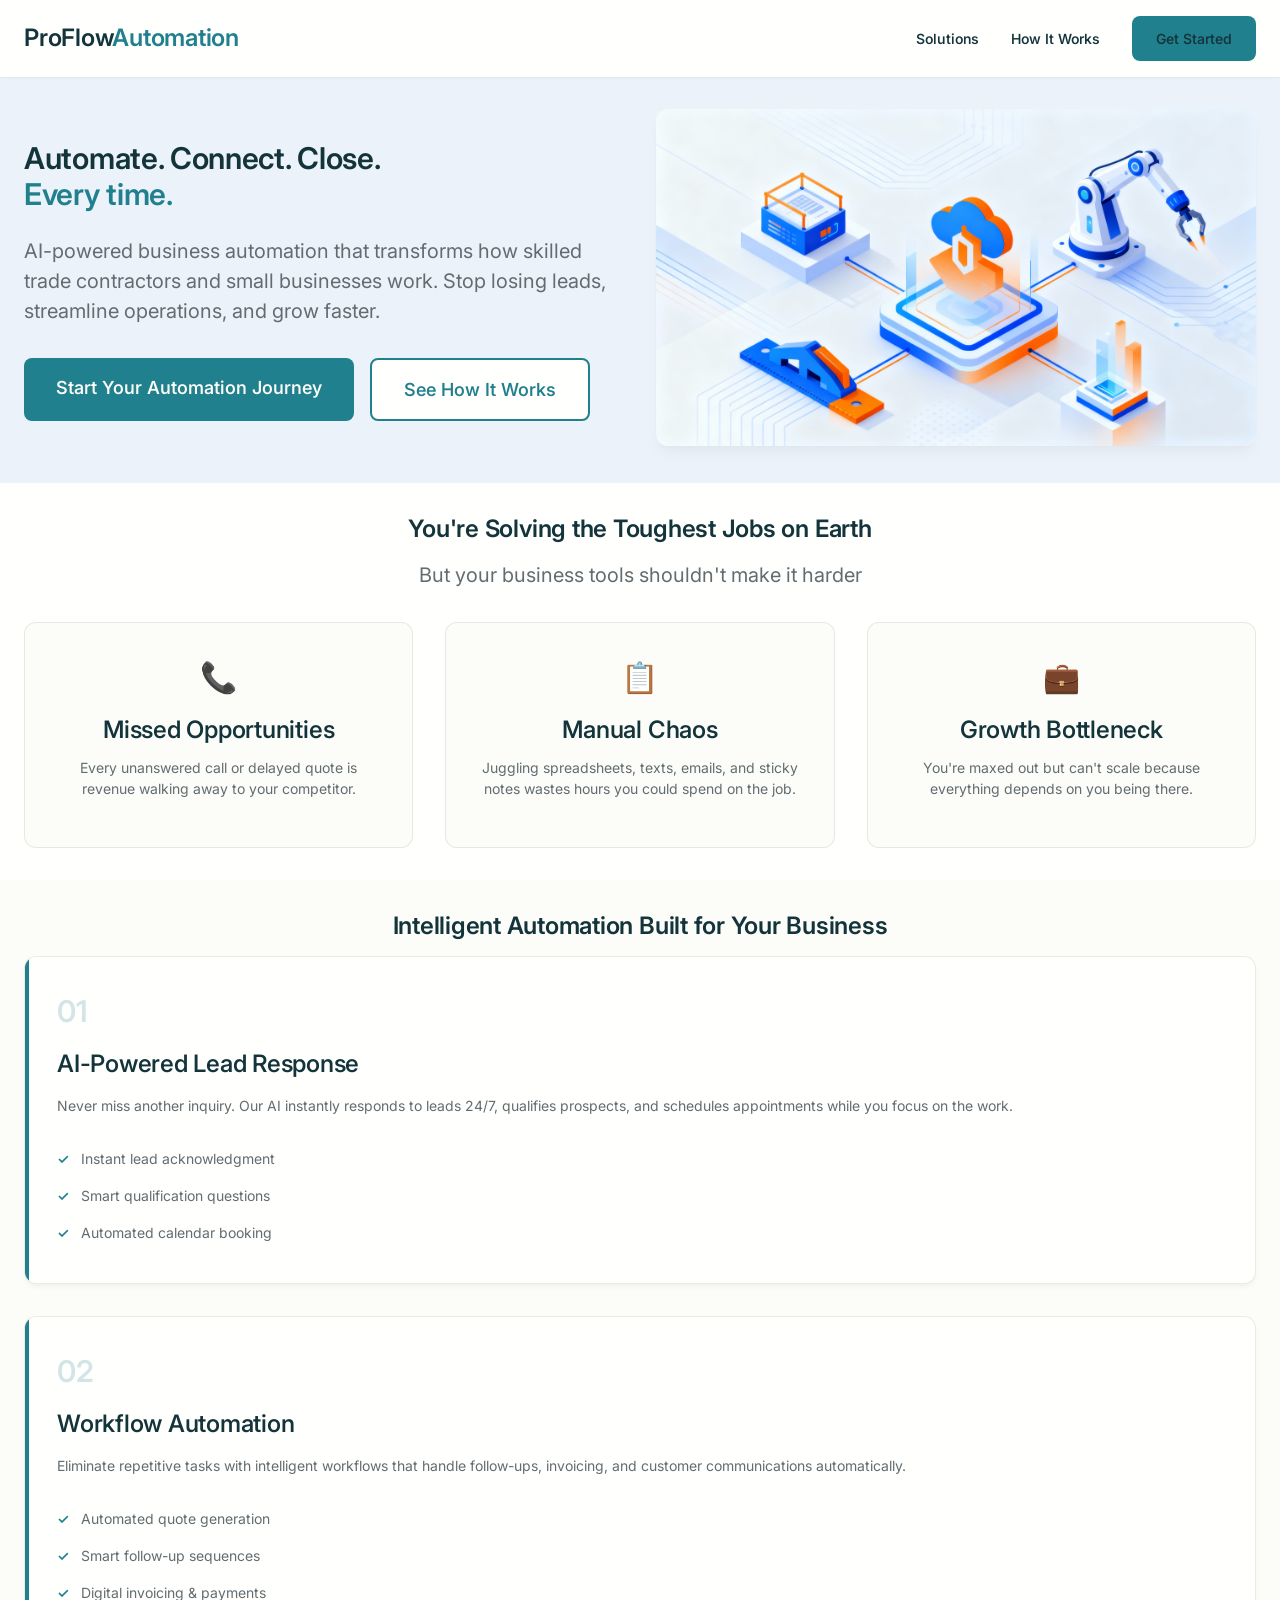
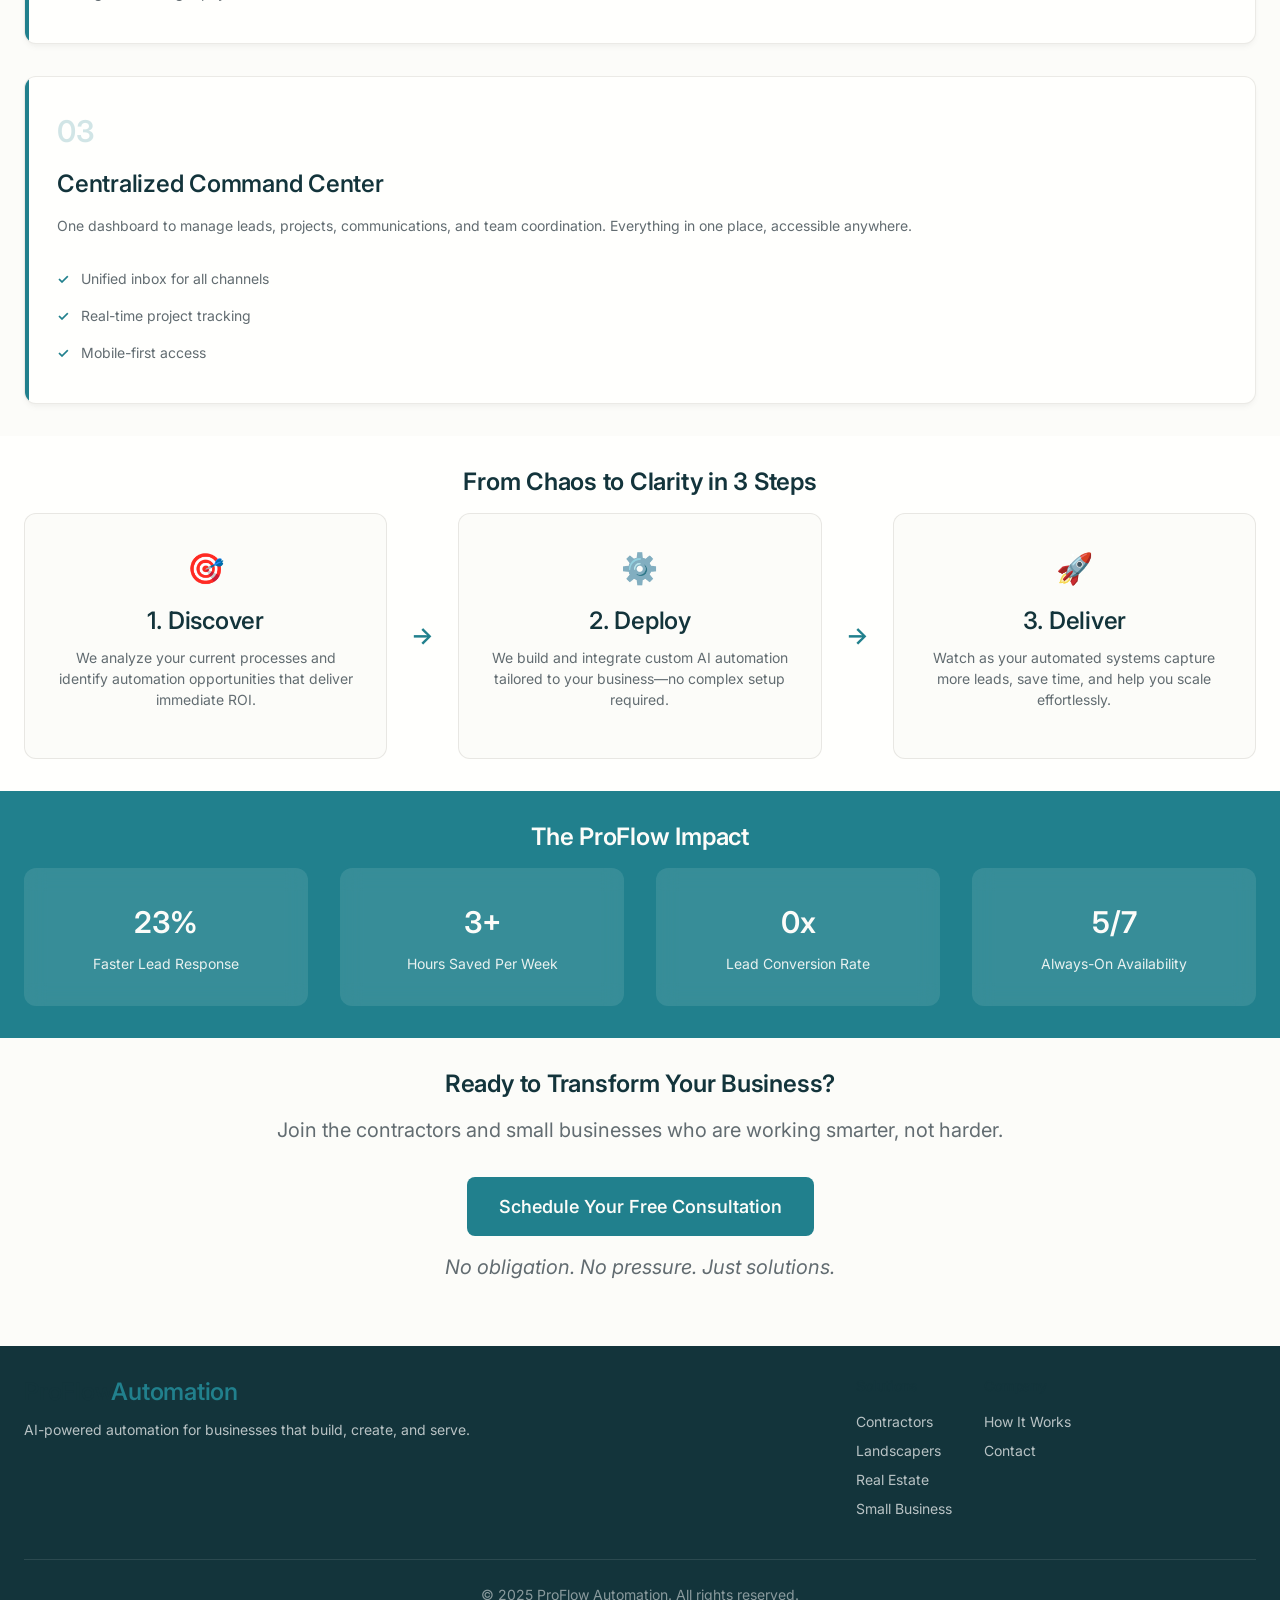
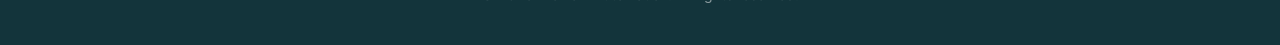
<file: index.html>
<!DOCTYPE html>
<html lang="en">
<head>
    <meta charset="UTF-8">
    <meta name="viewport" content="width=device-width, initial-scale=1.0">
    <meta name="description" content="ProFlow Automation - AI-powered business automation for skilled trade contractors and small businesses. Automate - Connect - Close Every time.">
    <title>ProFlow Automation | AI-Powered Business Solutions</title>
    <link rel="stylesheet" href="CSS/styles.css">
    <link rel="preconnect" href="https://fonts.googleapis.com">
    <link rel="preconnect" href="https://fonts.gstatic.com" crossorigin>
    <link href="https://fonts.googleapis.com/css2?family=Inter:wght@400;600;700;800&display=swap" rel="stylesheet">
</head>
<body>
    <!-- Navigation -->
    <nav class="navbar">
        <div class="container">
            <div class="nav-wrapper">
                <div class="logo">
                    <h1>ProFlow<span class="highlight">Automation</span></h1>
                </div>
                <div class="nav-links">
                    <a href="#solutions">Solutions</a>
                    <a href="#how-it-works">How It Works</a>
                    <a href="#contact" class="btn-primary">Get Started</a>
                </div>
            </div>
        </div>
    </nav>

    <!-- Hero Section -->
    <section class="hero">
        <div class="container">
            <div class="hero-content">
                <div class="hero-text">
                    <h2 class="hero-title">Automate. Connect. Close.<br><span class="highlight">Every time.</span></h2>
                    <p class="hero-subtitle">AI-powered business automation that transforms how skilled trade contractors and small businesses work. Stop losing leads, streamline operations, and grow faster.</p>
                    <div class="hero-cta">
                        <a href="#contact" class="btn-primary btn-large">Start Your Automation Journey</a>
                        <a href="#how-it-works" class="btn-secondary btn-large">See How It Works</a>
                    </div>
                </div>
                <div class="hero-image">
                    <img src="images/proflow-hero.png" alt="ProFlow Automation Dashboard">
                </div>
            </div>
        </div>
    </section>

    <!-- Problem Section -->
    <section class="problem-section">
        <div class="container">
            <h2 class="section-title">You're Solving the Toughest Jobs on Earth</h2>
            <p class="section-subtitle">But your business tools shouldn't make it harder</p>
            <div class="problem-grid">
                <div class="problem-card">
                    <div class="problem-icon">📞</div>
                    <h3>Missed Opportunities</h3>
                    <p>Every unanswered call or delayed quote is revenue walking away to your competitor.</p>
                </div>
                <div class="problem-card">
                    <div class="problem-icon">📋</div>
                    <h3>Manual Chaos</h3>
                    <p>Juggling spreadsheets, texts, emails, and sticky notes wastes hours you could spend on the job.</p>
                </div>
                <div class="problem-card">
                    <div class="problem-icon">💼</div>
                    <h3>Growth Bottleneck</h3>
                    <p>You're maxed out but can't scale because everything depends on you being there.</p>
                </div>
            </div>
        </div>
    </section>

    <!-- Solutions Section -->
    <section id="solutions" class="solutions-section">
        <div class="container">
            <h2 class="section-title">Intelligent Automation Built for Your Business</h2>
            <div class="solutions-grid">
                <div class="solution-card">
                    <div class="solution-number">01</div>
                    <h3>AI-Powered Lead Response</h3>
                    <p>Never miss another inquiry. Our AI instantly responds to leads 24/7, qualifies prospects, and schedules appointments while you focus on the work.</p>
                    <ul class="solution-features">
                        <li>Instant lead acknowledgment</li>
                        <li>Smart qualification questions</li>
                        <li>Automated calendar booking</li>
                    </ul>
                </div>
                <div class="solution-card">
                    <div class="solution-number">02</div>
                    <h3>Workflow Automation</h3>
                    <p>Eliminate repetitive tasks with intelligent workflows that handle follow-ups, invoicing, and customer communications automatically.</p>
                    <ul class="solution-features">
                        <li>Automated quote generation</li>
                        <li>Smart follow-up sequences</li>
                        <li>Digital invoicing & payments</li>
                    </ul>
                </div>
                <div class="solution-card">
                    <div class="solution-number">03</div>
                    <h3>Centralized Command Center</h3>
                    <p>One dashboard to manage leads, projects, communications, and team coordination. Everything in one place, accessible anywhere.</p>
                    <ul class="solution-features">
                        <li>Unified inbox for all channels</li>
                        <li>Real-time project tracking</li>
                        <li>Mobile-first access</li>
                    </ul>
                </div>
            </div>
        </div>
    </section>

    <!-- How It Works -->
    <section id="how-it-works" class="how-it-works">
        <div class="container">
            <h2 class="section-title">From Chaos to Clarity in 3 Steps</h2>
            <div class="steps-grid">
                <div class="step">
                    <div class="step-icon">🎯</div>
                    <h3>1. Discover</h3>
                    <p>We analyze your current processes and identify automation opportunities that deliver immediate ROI.</p>
                </div>
                <div class="step-arrow">→</div>
                <div class="step">
                    <div class="step-icon">⚙️</div>
                    <h3>2. Deploy</h3>
                    <p>We build and integrate custom AI automation tailored to your business—no complex setup required.</p>
                </div>
                <div class="step-arrow">→</div>
                <div class="step">
                    <div class="step-icon">🚀</div>
                    <h3>3. Deliver</h3>
                    <p>Watch as your automated systems capture more leads, save time, and help you scale effortlessly.</p>
                </div>
            </div>
        </div>
    </section>

    <!-- Results Section -->
    <section class="results-section">
        <div class="container">
            <h2 class="section-title">The ProFlow Impact</h2>
            <div class="stats-grid">
                <div class="stat-card">
                    <div class="stat-number">95%</div>
                    <div class="stat-label">Faster Lead Response</div>
                </div>
                <div class="stat-card">
                    <div class="stat-number">15+</div>
                    <div class="stat-label">Hours Saved Per Week</div>
                </div>
                <div class="stat-card">
                    <div class="stat-number">3x</div>
                    <div class="stat-label">Lead Conversion Rate</div>
                </div>
                <div class="stat-card">
                    <div class="stat-number">24/7</div>
                    <div class="stat-label">Always-On Availability</div>
                </div>
            </div>
        </div>
    </section>

    <!-- CTA Section -->
    <section id="contact" class="cta-section">
        <div class="container">
            <div class="cta-content">
                <h2>Ready to Transform Your Business?</h2>
                <p>Join the contractors and small businesses who are working smarter, not harder.</p>
                <a href="mailto:byronmstewart@gmail.com?subject=ProFlow Automation Inquiry" class="btn-primary btn-large">Schedule Your Free Consultation</a>
                <p class="cta-note">No obligation. No pressure. Just solutions.</p>
            </div>
        </div>
    </section>

    <!-- Footer -->
    <footer class="footer">
        <div class="container">
            <div class="footer-content">
                <div class="footer-brand">
                    <h3>ProFlow<span class="highlight">Automation</span></h3>
                    <p>AI-powered automation for businesses that build, create, and serve.</p>
                </div>
                <div class="footer-links">
                    <div class="footer-column">
                        <h4>Solutions</h4>
                        <ul>
                            <li><a href="#solutions">Contractors</a></li>
                            <li><a href="#solutions">Landscapers</a></li>
                            <li><a href="#solutions">Real Estate</a></li>
                            <li><a href="#solutions">Small Business</a></li>
                        </ul>
                    </div>
                    <div class="footer-column">
                        <h4>Company</h4>
                        <ul>
                            <li><a href="#how-it-works">How It Works</a></li>
                            <li><a href="#contact">Contact</a></li>
                        </ul>
                    </div>
                </div>
            </div>
            <div class="footer-bottom">
                <p>&copy; 2025 ProFlow Automation. All rights reserved.</p>
            </div>
        </div>
    </footer>

    <script src="Admin/script.js"></script>
</body>
</html>
</file>
<file: CSS/styles.css>
:root {
  /* Primitive Color Tokens */
  --color-white: rgba(255, 255, 255, 1);
  --color-black: rgba(0, 0, 0, 1);
  --color-cream-50: rgba(252, 252, 249, 1);
  --color-cream-100: rgba(255, 255, 253, 1);
  --color-gray-200: rgba(245, 245, 245, 1);
  --color-gray-300: rgba(167, 169, 169, 1);
  --color-gray-400: rgba(119, 124, 124, 1);
  --color-slate-500: rgba(98, 108, 113, 1);
  --color-brown-600: rgba(94, 82, 64, 1);
  --color-charcoal-700: rgba(31, 33, 33, 1);
  --color-charcoal-800: rgba(38, 40, 40, 1);
  --color-slate-900: rgba(19, 52, 59, 1);
  --color-teal-300: rgba(50, 184, 198, 1);
  --color-teal-400: rgba(45, 166, 178, 1);
  --color-teal-500: rgba(33, 128, 141, 1);
  --color-teal-600: rgba(29, 116, 128, 1);
  --color-teal-700: rgba(26, 104, 115, 1);
  --color-teal-800: rgba(41, 150, 161, 1);
  --color-red-400: rgba(255, 84, 89, 1);
  --color-red-500: rgba(192, 21, 47, 1);
  --color-orange-400: rgba(230, 129, 97, 1);
  --color-orange-500: rgba(168, 75, 47, 1);

  /* RGB versions for opacity control */
  --color-brown-600-rgb: 94, 82, 64;
  --color-teal-500-rgb: 33, 128, 141;
  --color-slate-900-rgb: 19, 52, 59;
  --color-slate-500-rgb: 98, 108, 113;
  --color-red-500-rgb: 192, 21, 47;
  --color-red-400-rgb: 255, 84, 89;
  --color-orange-500-rgb: 168, 75, 47;
  --color-orange-400-rgb: 230, 129, 97;

  /* Background color tokens (Light Mode) */
  --color-bg-1: rgba(59, 130, 246, 0.08); /* Light blue */
  --color-bg-2: rgba(245, 158, 11, 0.08); /* Light yellow */
  --color-bg-3: rgba(34, 197, 94, 0.08); /* Light green */
  --color-bg-4: rgba(239, 68, 68, 0.08); /* Light red */
  --color-bg-5: rgba(147, 51, 234, 0.08); /* Light purple */
  --color-bg-6: rgba(249, 115, 22, 0.08); /* Light orange */
  --color-bg-7: rgba(236, 72, 153, 0.08); /* Light pink */
  --color-bg-8: rgba(6, 182, 212, 0.08); /* Light cyan */

  /* Semantic Color Tokens (Light Mode) */
  --color-background: var(--color-cream-50);
  --color-surface: var(--color-cream-100);
  --color-text: var(--color-slate-900);
  --color-text-secondary: var(--color-slate-500);
  --color-primary: var(--color-teal-500);
  --color-primary-hover: var(--color-teal-600);
  --color-primary-active: var(--color-teal-700);
  --color-secondary: rgba(var(--color-brown-600-rgb), 0.12);
  --color-secondary-hover: rgba(var(--color-brown-600-rgb), 0.2);
  --color-secondary-active: rgba(var(--color-brown-600-rgb), 0.25);
  --color-border: rgba(var(--color-brown-600-rgb), 0.2);
  --color-btn-primary-text: var(--color-cream-50);
  --color-card-border: rgba(var(--color-brown-600-rgb), 0.12);
  --color-card-border-inner: rgba(var(--color-brown-600-rgb), 0.12);
  --color-error: var(--color-red-500);
  --color-success: var(--color-teal-500);
  --color-warning: var(--color-orange-500);
  --color-info: var(--color-slate-500);
  --color-focus-ring: rgba(var(--color-teal-500-rgb), 0.4);
  --color-select-caret: rgba(var(--color-slate-900-rgb), 0.8);

  /* Common style patterns */
  --focus-ring: 0 0 0 3px var(--color-focus-ring);
  --focus-outline: 2px solid var(--color-primary);
  --status-bg-opacity: 0.15;
  --status-border-opacity: 0.25;
  --select-caret-light: url("data:image/svg+xml,%3Csvg xmlns='http://www.w3.org/2000/svg' width='16' height='16' viewBox='0 0 24 24' fill='none' stroke='%23134252' stroke-width='2' stroke-linecap='round' stroke-linejoin='round'%3E%3Cpolyline points='6 9 12 15 18 9'%3E%3C/polyline%3E%3C/svg%3E");
  --select-caret-dark: url("data:image/svg+xml,%3Csvg xmlns='http://www.w3.org/2000/svg' width='16' height='16' viewBox='0 0 24 24' fill='none' stroke='%23f5f5f5' stroke-width='2' stroke-linecap='round' stroke-linejoin='round'%3E%3Cpolyline points='6 9 12 15 18 9'%3E%3C/polyline%3E%3C/svg%3E");

  /* RGB versions for opacity control */
  --color-success-rgb: 33, 128, 141;
  --color-error-rgb: 192, 21, 47;
  --color-warning-rgb: 168, 75, 47;
  --color-info-rgb: 98, 108, 113;

  /* Typography */
  --font-family-base: "FKGroteskNeue", "Geist", "Inter", -apple-system,
    BlinkMacSystemFont, "Segoe UI", Roboto, sans-serif;
  --font-family-mono: "Berkeley Mono", ui-monospace, SFMono-Regular, Menlo,
    Monaco, Consolas, monospace;
  --font-size-xs: 11px;
  --font-size-sm: 12px;
  --font-size-base: 14px;
  --font-size-md: 14px;
  --font-size-lg: 16px;
  --font-size-xl: 18px;
  --font-size-2xl: 20px;
  --font-size-3xl: 24px;
  --font-size-4xl: 30px;
  --font-weight-normal: 400;
  --font-weight-medium: 500;
  --font-weight-semibold: 550;
  --font-weight-bold: 600;
  --line-height-tight: 1.2;
  --line-height-normal: 1.5;
  --letter-spacing-tight: -0.01em;

  /* Spacing */
  --space-0: 0;
  --space-1: 1px;
  --space-2: 2px;
  --space-4: 4px;
  --space-6: 6px;
  --space-8: 8px;
  --space-10: 10px;
  --space-12: 12px;
  --space-16: 16px;
  --space-20: 20px;
  --space-24: 24px;
  --space-32: 32px;

  /* Border Radius */
  --radius-sm: 6px;
  --radius-base: 8px;
  --radius-md: 10px;
  --radius-lg: 12px;
  --radius-full: 9999px;

  /* Shadows */
  --shadow-xs: 0 1px 2px rgba(0, 0, 0, 0.02);
  --shadow-sm: 0 1px 3px rgba(0, 0, 0, 0.04), 0 1px 2px rgba(0, 0, 0, 0.02);
  --shadow-md: 0 4px 6px -1px rgba(0, 0, 0, 0.04),
    0 2px 4px -1px rgba(0, 0, 0, 0.02);
  --shadow-lg: 0 10px 15px -3px rgba(0, 0, 0, 0.04),
    0 4px 6px -2px rgba(0, 0, 0, 0.02);
  --shadow-inset-sm: inset 0 1px 0 rgba(255, 255, 255, 0.15),
    inset 0 -1px 0 rgba(0, 0, 0, 0.03);

  /* Animation */
  --duration-fast: 150ms;
  --duration-normal: 250ms;
  --ease-standard: cubic-bezier(0.16, 1, 0.3, 1);

  /* Layout */
  --container-sm: 640px;
  --container-md: 768px;
  --container-lg: 1024px;
  --container-xl: 1280px;
}

/* Dark mode colors */
@media (prefers-color-scheme: dark) {
  :root {
    /* RGB versions for opacity control (Dark Mode) */
    --color-gray-400-rgb: 119, 124, 124;
    --color-teal-300-rgb: 50, 184, 198;
    --color-gray-300-rgb: 167, 169, 169;
    --color-gray-200-rgb: 245, 245, 245;

    /* Background color tokens (Dark Mode) */
    --color-bg-1: rgba(29, 78, 216, 0.15); /* Dark blue */
    --color-bg-2: rgba(180, 83, 9, 0.15); /* Dark yellow */
    --color-bg-3: rgba(21, 128, 61, 0.15); /* Dark green */
    --color-bg-4: rgba(185, 28, 28, 0.15); /* Dark red */
    --color-bg-5: rgba(107, 33, 168, 0.15); /* Dark purple */
    --color-bg-6: rgba(194, 65, 12, 0.15); /* Dark orange */
    --color-bg-7: rgba(190, 24, 93, 0.15); /* Dark pink */
    --color-bg-8: rgba(8, 145, 178, 0.15); /* Dark cyan */

    /* Semantic Color Tokens (Dark Mode) */
    --color-background: var(--color-charcoal-700);
    --color-surface: var(--color-charcoal-800);
    --color-text: var(--color-gray-200);
    --color-text-secondary: rgba(var(--color-gray-300-rgb), 0.7);
    --color-primary: var(--color-teal-300);
    --color-primary-hover: var(--color-teal-400);
    --color-primary-active: var(--color-teal-800);
    --color-secondary: rgba(var(--color-gray-400-rgb), 0.15);
    --color-secondary-hover: rgba(var(--color-gray-400-rgb), 0.25);
    --color-secondary-active: rgba(var(--color-gray-400-rgb), 0.3);
    --color-border: rgba(var(--color-gray-400-rgb), 0.3);
    --color-error: var(--color-red-400);
    --color-success: var(--color-teal-300);
    --color-warning: var(--color-orange-400);
    --color-info: var(--color-gray-300);
    --color-focus-ring: rgba(var(--color-teal-300-rgb), 0.4);
    --color-btn-primary-text: var(--color-slate-900);
    --color-card-border: rgba(var(--color-gray-400-rgb), 0.2);
    --color-card-border-inner: rgba(var(--color-gray-400-rgb), 0.15);
    --shadow-inset-sm: inset 0 1px 0 rgba(255, 255, 255, 0.1),
      inset 0 -1px 0 rgba(0, 0, 0, 0.15);
    --button-border-secondary: rgba(var(--color-gray-400-rgb), 0.2);
    --color-border-secondary: rgba(var(--color-gray-400-rgb), 0.2);
    --color-select-caret: rgba(var(--color-gray-200-rgb), 0.8);

    /* Common style patterns - updated for dark mode */
    --focus-ring: 0 0 0 3px var(--color-focus-ring);
    --focus-outline: 2px solid var(--color-primary);
    --status-bg-opacity: 0.15;
    --status-border-opacity: 0.25;
    --select-caret-light: url("data:image/svg+xml,%3Csvg xmlns='http://www.w3.org/2000/svg' width='16' height='16' viewBox='0 0 24 24' fill='none' stroke='%23134252' stroke-width='2' stroke-linecap='round' stroke-linejoin='round'%3E%3Cpolyline points='6 9 12 15 18 9'%3E%3C/polyline%3E%3C/svg%3E");
    --select-caret-dark: url("data:image/svg+xml,%3Csvg xmlns='http://www.w3.org/2000/svg' width='16' height='16' viewBox='0 0 24 24' fill='none' stroke='%23f5f5f5' stroke-width='2' stroke-linecap='round' stroke-linejoin='round'%3E%3Cpolyline points='6 9 12 15 18 9'%3E%3C/polyline%3E%3C/svg%3E");

    /* RGB versions for dark mode */
    --color-success-rgb: var(--color-teal-300-rgb);
    --color-error-rgb: var(--color-red-400-rgb);
    --color-warning-rgb: var(--color-orange-400-rgb);
    --color-info-rgb: var(--color-gray-300-rgb);
  }
}

/* Data attribute for manual theme switching */
[data-color-scheme="dark"] {
  /* RGB versions for opacity control (dark mode) */
  --color-gray-400-rgb: 119, 124, 124;
  --color-teal-300-rgb: 50, 184, 198;
  --color-gray-300-rgb: 167, 169, 169;
  --color-gray-200-rgb: 245, 245, 245;

  /* Colorful background palette - Dark Mode */
  --color-bg-1: rgba(29, 78, 216, 0.15); /* Dark blue */
  --color-bg-2: rgba(180, 83, 9, 0.15); /* Dark yellow */
  --color-bg-3: rgba(21, 128, 61, 0.15); /* Dark green */
  --color-bg-4: rgba(185, 28, 28, 0.15); /* Dark red */
  --color-bg-5: rgba(107, 33, 168, 0.15); /* Dark purple */
  --color-bg-6: rgba(194, 65, 12, 0.15); /* Dark orange */
  --color-bg-7: rgba(190, 24, 93, 0.15); /* Dark pink */
  --color-bg-8: rgba(8, 145, 178, 0.15); /* Dark cyan */

  /* Semantic Color Tokens (Dark Mode) */
  --color-background: var(--color-charcoal-700);
  --color-surface: var(--color-charcoal-800);
  --color-text: var(--color-gray-200);
  --color-text-secondary: rgba(var(--color-gray-300-rgb), 0.7);
  --color-primary: var(--color-teal-300);
  --color-primary-hover: var(--color-teal-400);
  --color-primary-active: var(--color-teal-800);
  --color-secondary: rgba(var(--color-gray-400-rgb), 0.15);
  --color-secondary-hover: rgba(var(--color-gray-400-rgb), 0.25);
  --color-secondary-active: rgba(var(--color-gray-400-rgb), 0.3);
  --color-border: rgba(var(--color-gray-400-rgb), 0.3);
  --color-error: var(--color-red-400);
  --color-success: var(--color-teal-300);
  --color-warning: var(--color-orange-400);
  --color-info: var(--color-gray-300);
  --color-focus-ring: rgba(var(--color-teal-300-rgb), 0.4);
  --color-btn-primary-text: var(--color-slate-900);
  --color-card-border: rgba(var(--color-gray-400-rgb), 0.15);
  --color-card-border-inner: rgba(var(--color-gray-400-rgb), 0.15);
  --shadow-inset-sm: inset 0 1px 0 rgba(255, 255, 255, 0.1),
    inset 0 -1px 0 rgba(0, 0, 0, 0.15);
  --color-border-secondary: rgba(var(--color-gray-400-rgb), 0.2);
  --color-select-caret: rgba(var(--color-gray-200-rgb), 0.8);

  /* Common style patterns - updated for dark mode */
  --focus-ring: 0 0 0 3px var(--color-focus-ring);
  --focus-outline: 2px solid var(--color-primary);
  --status-bg-opacity: 0.15;
  --status-border-opacity: 0.25;
  --select-caret-light: url("data:image/svg+xml,%3Csvg xmlns='http://www.w3.org/2000/svg' width='16' height='16' viewBox='0 0 24 24' fill='none' stroke='%23134252' stroke-width='2' stroke-linecap='round' stroke-linejoin='round'%3E%3Cpolyline points='6 9 12 15 18 9'%3E%3C/polyline%3E%3C/svg%3E");
  --select-caret-dark: url("data:image/svg+xml,%3Csvg xmlns='http://www.w3.org/2000/svg' width='16' height='16' viewBox='0 0 24 24' fill='none' stroke='%23f5f5f5' stroke-width='2' stroke-linecap='round' stroke-linejoin='round'%3E%3Cpolyline points='6 9 12 15 18 9'%3E%3C/polyline%3E%3C/svg%3E");

  /* RGB versions for dark mode */
  --color-success-rgb: var(--color-teal-300-rgb);
  --color-error-rgb: var(--color-red-400-rgb);
  --color-warning-rgb: var(--color-orange-400-rgb);
  --color-info-rgb: var(--color-gray-300-rgb);
}

[data-color-scheme="light"] {
  /* RGB versions for opacity control (light mode) */
  --color-brown-600-rgb: 94, 82, 64;
  --color-teal-500-rgb: 33, 128, 141;
  --color-slate-900-rgb: 19, 52, 59;

  /* Semantic Color Tokens (Light Mode) */
  --color-background: var(--color-cream-50);
  --color-surface: var(--color-cream-100);
  --color-text: var(--color-slate-900);
  --color-text-secondary: var(--color-slate-500);
  --color-primary: var(--color-teal-500);
  --color-primary-hover: var(--color-teal-600);
  --color-primary-active: var(--color-teal-700);
  --color-secondary: rgba(var(--color-brown-600-rgb), 0.12);
  --color-secondary-hover: rgba(var(--color-brown-600-rgb), 0.2);
  --color-secondary-active: rgba(var(--color-brown-600-rgb), 0.25);
  --color-border: rgba(var(--color-brown-600-rgb), 0.2);
  --color-btn-primary-text: var(--color-cream-50);
  --color-card-border: rgba(var(--color-brown-600-rgb), 0.12);
  --color-card-border-inner: rgba(var(--color-brown-600-rgb), 0.12);
  --color-error: var(--color-red-500);
  --color-success: var(--color-teal-500);
  --color-warning: var(--color-orange-500);
  --color-info: var(--color-slate-500);
  --color-focus-ring: rgba(var(--color-teal-500-rgb), 0.4);

  /* RGB versions for light mode */
  --color-success-rgb: var(--color-teal-500-rgb);
  --color-error-rgb: var(--color-red-500-rgb);
  --color-warning-rgb: var(--color-orange-500-rgb);
  --color-info-rgb: var(--color-slate-500-rgb);
}

/* Base styles */
html {
  font-size: var(--font-size-base);
  font-family: var(--font-family-base);
  line-height: var(--line-height-normal);
  color: var(--color-text);
  background-color: var(--color-background);
  -webkit-font-smoothing: antialiased;
  box-sizing: border-box;
}

body {
  margin: 0;
  padding: 0;
}

*,
*::before,
*::after {
  box-sizing: inherit;
}

/* Typography */
h1,
h2,
h3,
h4,
h5,
h6 {
  margin: 0;
  font-weight: var(--font-weight-semibold);
  line-height: var(--line-height-tight);
  color: var(--color-text);
  letter-spacing: var(--letter-spacing-tight);
}

h1 {
  font-size: var(--font-size-4xl);
}
h2 {
  font-size: var(--font-size-3xl);
}
h3 {
  font-size: var(--font-size-2xl);
}
h4 {
  font-size: var(--font-size-xl);
}
h5 {
  font-size: var(--font-size-lg);
}
h6 {
  font-size: var(--font-size-md);
}

p {
  margin: 0 0 var(--space-16) 0;
}

a {
  color: var(--color-primary);
  text-decoration: none;
  transition: color var(--duration-fast) var(--ease-standard);
}

a:hover {
  color: var(--color-primary-hover);
}

code,
pre {
  font-family: var(--font-family-mono);
  font-size: calc(var(--font-size-base) * 0.95);
  background-color: var(--color-secondary);
  border-radius: var(--radius-sm);
}

code {
  padding: var(--space-1) var(--space-4);
}

pre {
  padding: var(--space-16);
  margin: var(--space-16) 0;
  overflow: auto;
  border: 1px solid var(--color-border);
}

pre code {
  background: none;
  padding: 0;
}

/* Buttons */
.btn {
  display: inline-flex;
  align-items: center;
  justify-content: center;
  padding: var(--space-8) var(--space-16);
  border-radius: var(--radius-base);
  font-size: var(--font-size-base);
  font-weight: 500;
  line-height: 1.5;
  cursor: pointer;
  transition: all var(--duration-normal) var(--ease-standard);
  border: none;
  text-decoration: none;
  position: relative;
}

.btn:focus-visible {
  outline: none;
  box-shadow: var(--focus-ring);
}

.btn--primary {
  background: var(--color-primary);
  color: var(--color-btn-primary-text);
}

.btn--primary:hover {
  background: var(--color-primary-hover);
}

.btn--primary:active {
  background: var(--color-primary-active);
}

.btn--secondary {
  background: var(--color-secondary);
  color: var(--color-text);
}

.btn--secondary:hover {
  background: var(--color-secondary-hover);
}

.btn--secondary:active {
  background: var(--color-secondary-active);
}

.btn--outline {
  background: transparent;
  border: 1px solid var(--color-border);
  color: var(--color-text);
}

.btn--outline:hover {
  background: var(--color-secondary);
}

.btn--sm {
  padding: var(--space-4) var(--space-12);
  font-size: var(--font-size-sm);
  border-radius: var(--radius-sm);
}

.btn--lg {
  padding: var(--space-10) var(--space-20);
  font-size: var(--font-size-lg);
  border-radius: var(--radius-md);
}

.btn--full-width {
  width: 100%;
}

.btn:disabled {
  opacity: 0.5;
  cursor: not-allowed;
}

/* Form elements */
.form-control {
  display: block;
  width: 100%;
  padding: var(--space-8) var(--space-12);
  font-size: var(--font-size-md);
  line-height: 1.5;
  color: var(--color-text);
  background-color: var(--color-surface);
  border: 1px solid var(--color-border);
  border-radius: var(--radius-base);
  transition: border-color var(--duration-fast) var(--ease-standard),
    box-shadow var(--duration-fast) var(--ease-standard);
}

textarea.form-control {
  font-family: var(--font-family-base);
  font-size: var(--font-size-base);
}

select.form-control {
  padding: var(--space-8) var(--space-12);
  -webkit-appearance: none;
  -moz-appearance: none;
  appearance: none;
  background-image: var(--select-caret-light);
  background-repeat: no-repeat;
  background-position: right var(--space-12) center;
  background-size: 16px;
  padding-right: var(--space-32);
}

/* Add a dark mode specific caret */
@media (prefers-color-scheme: dark) {
  select.form-control {
    background-image: var(--select-caret-dark);
  }
}

/* Also handle data-color-scheme */
[data-color-scheme="dark"] select.form-control {
  background-image: var(--select-caret-dark);
}

[data-color-scheme="light"] select.form-control {
  background-image: var(--select-caret-light);
}

.form-control:focus {
  border-color: var(--color-primary);
  outline: var(--focus-outline);
}

.form-label {
  display: block;
  margin-bottom: var(--space-8);
  font-weight: var(--font-weight-medium);
  font-size: var(--font-size-sm);
}

.form-group {
  margin-bottom: var(--space-16);
}

/* Card component */
.card {
  background-color: var(--color-surface);
  border-radius: var(--radius-lg);
  border: 1px solid var(--color-card-border);
  box-shadow: var(--shadow-sm);
  overflow: hidden;
  transition: box-shadow var(--duration-normal) var(--ease-standard);
}

.card:hover {
  box-shadow: var(--shadow-md);
}

.card__body {
  padding: var(--space-16);
}

.card__header,
.card__footer {
  padding: var(--space-16);
  border-bottom: 1px solid var(--color-card-border-inner);
}

/* Status indicators - simplified with CSS variables */
.status {
  display: inline-flex;
  align-items: center;
  padding: var(--space-6) var(--space-12);
  border-radius: var(--radius-full);
  font-weight: var(--font-weight-medium);
  font-size: var(--font-size-sm);
}

.status--success {
  background-color: rgba(
    var(--color-success-rgb, 33, 128, 141),
    var(--status-bg-opacity)
  );
  color: var(--color-success);
  border: 1px solid
    rgba(var(--color-success-rgb, 33, 128, 141), var(--status-border-opacity));
}

.status--error {
  background-color: rgba(
    var(--color-error-rgb, 192, 21, 47),
    var(--status-bg-opacity)
  );
  color: var(--color-error);
  border: 1px solid
    rgba(var(--color-error-rgb, 192, 21, 47), var(--status-border-opacity));
}

.status--warning {
  background-color: rgba(
    var(--color-warning-rgb, 168, 75, 47),
    var(--status-bg-opacity)
  );
  color: var(--color-warning);
  border: 1px solid
    rgba(var(--color-warning-rgb, 168, 75, 47), var(--status-border-opacity));
}

.status--info {
  background-color: rgba(
    var(--color-info-rgb, 98, 108, 113),
    var(--status-bg-opacity)
  );
  color: var(--color-info);
  border: 1px solid
    rgba(var(--color-info-rgb, 98, 108, 113), var(--status-border-opacity));
}

/* Container layout */
.container {
  width: 100%;
  margin-right: auto;
  margin-left: auto;
  padding-right: var(--space-16);
  padding-left: var(--space-16);
}

@media (min-width: 640px) {
  .container {
    max-width: var(--container-sm);
  }
}
@media (min-width: 768px) {
  .container {
    max-width: var(--container-md);
  }
}
@media (min-width: 1024px) {
  .container {
    max-width: var(--container-lg);
  }
}
@media (min-width: 1280px) {
  .container {
    max-width: var(--container-xl);
  }
}

/* Utility classes */
.flex {
  display: flex;
}
.flex-col {
  flex-direction: column;
}
.items-center {
  align-items: center;
}
.justify-center {
  justify-content: center;
}
.justify-between {
  justify-content: space-between;
}
.gap-4 {
  gap: var(--space-4);
}
.gap-8 {
  gap: var(--space-8);
}
.gap-16 {
  gap: var(--space-16);
}

.m-0 {
  margin: 0;
}
.mt-8 {
  margin-top: var(--space-8);
}
.mb-8 {
  margin-bottom: var(--space-8);
}
.mx-8 {
  margin-left: var(--space-8);
  margin-right: var(--space-8);
}
.my-8 {
  margin-top: var(--space-8);
  margin-bottom: var(--space-8);
}

.p-0 {
  padding: 0;
}
.py-8 {
  padding-top: var(--space-8);
  padding-bottom: var(--space-8);
}
.px-8 {
  padding-left: var(--space-8);
  padding-right: var(--space-8);
}
.py-16 {
  padding-top: var(--space-16);
  padding-bottom: var(--space-16);
}
.px-16 {
  padding-left: var(--space-16);
  padding-right: var(--space-16);
}

.block {
  display: block;
}
.hidden {
  display: none;
}

/* Accessibility */
.sr-only {
  position: absolute;
  width: 1px;
  height: 1px;
  padding: 0;
  margin: -1px;
  overflow: hidden;
  clip: rect(0, 0, 0, 0);
  white-space: nowrap;
  border-width: 0;
}

:focus-visible {
  outline: var(--focus-outline);
  outline-offset: 2px;
}

/* Dark mode specifics */
[data-color-scheme="dark"] .btn--outline {
  border: 1px solid var(--color-border-secondary);
}

@font-face {
  font-family: 'FKGroteskNeue';
  src: url('https://r2cdn.perplexity.ai/fonts/FKGroteskNeue.woff2')
    format('woff2');
}

/* END PERPLEXITY DESIGN SYSTEM */
/* ==========================================
   ProFlow Automation - Main Styles
   ========================================== */

/* Reset & Base Styles */
* {
    margin: 0;
    padding: 0;
    box-sizing: border-box;
}

body {
    font-family: var(--font-family-base);
    color: var(--color-text);
    line-height: var(--line-height-normal);
    background-color: var(--color-background);
    overflow-x: hidden;
}

.container {
    max-width: var(--container-xl);
    margin: 0 auto;
    padding: 0 var(--space-24);
}

/* Typography */
h1, h2, h3, h4 {
    font-weight: var(--font-weight-bold);
    line-height: var(--line-height-tight);
}

.highlight {
    color: var(--color-primary);
}

/* Navigation */
.navbar {
    background: var(--color-surface);
    box-shadow: var(--shadow-sm);
    position: sticky;
    top: 0;
    z-index: 1000;
    padding: var(--space-16) 0;
}

.nav-wrapper {
    display: flex;
    justify-content: space-between;
    align-items: center;
}

.logo h1 {
    font-size: var(--font-size-3xl);
    font-weight: var(--font-weight-bold);
    color: var(--color-text);
}

.nav-links {
    display: flex;
    gap: var(--space-32);
    align-items: center;
}

.nav-links a {
    text-decoration: none;
    color: var(--color-text);
    font-weight: var(--font-weight-semibold);
    transition: color var(--duration-normal) var(--ease-standard);
}

.nav-links a:hover {
    color: var(--color-primary);
}

/* Buttons */
.btn-primary {
    background: var(--color-primary);
    color: var(--color-btn-primary-text);
    padding: var(--space-12) var(--space-24);
    border-radius: var(--radius-base);
    text-decoration: none;
    font-weight: var(--font-weight-semibold);
    display: inline-block;
    transition: all var(--duration-normal) var(--ease-standard);
    border: none;
    cursor: pointer;
}

.btn-primary:hover {
    background: var(--color-primary-hover);
    transform: translateY(-2px);
    box-shadow: var(--shadow-lg);
}

.btn-secondary {
    background: var(--color-surface);
    color: var(--color-primary);
    padding: var(--space-12) var(--space-24);
    border: 2px solid var(--color-primary);
    border-radius: var(--radius-base);
    text-decoration: none;
    font-weight: var(--font-weight-semibold);
    display: inline-block;
    transition: all var(--duration-normal) var(--ease-standard);
}

.btn-secondary:hover {
    background: var(--color-primary);
    color: var(--color-btn-primary-text);
}

.btn-large {
    padding: var(--space-16) var(--space-32);
    font-size: var(--font-size-xl);
}

/* Hero Section */
.hero {
    padding: var(--space-32) 0;
    background: var(--color-bg-1);
}

.hero-content {
    display: grid;
    grid-template-columns: 1fr 1fr;
    gap: var(--space-32);
    align-items: center;
}

.hero-title {
    font-size: var(--font-size-4xl);
    margin-bottom: var(--space-24);
    color: var(--color-text);
    font-weight: var(--font-weight-bold);
}

.hero-subtitle {
    font-size: var(--font-size-2xl);
    color: var(--color-text-secondary);
    margin-bottom: var(--space-32);
}

.hero-cta {
    display: flex;
    gap: var(--space-16);
    flex-wrap: wrap;
}

.hero-image img {
    width: 100%;
    height: auto;
    border-radius: var(--radius-lg);
    box-shadow: var(--shadow-lg);
}

/* Problem Section */
.problem-section {
    padding: var(--space-32) 0;
    background: var(--color-surface);
}

.section-title {
    font-size: var(--font-size-3xl);
    text-align: center;
    margin-bottom: var(--space-16);
    font-weight: var(--font-weight-bold);
}

.section-subtitle {
    font-size: var(--font-size-2xl);
    text-align: center;
    color: var(--color-text-secondary);
    margin-bottom: var(--space-32);
}

.problem-grid {
    display: grid;
    grid-template-columns: repeat(3, 1fr);
    gap: var(--space-32);
}

.problem-card {
    background: var(--color-background);
    padding: var(--space-32);
    border-radius: var(--radius-lg);
    text-align: center;
    transition: transform var(--duration-normal) var(--ease-standard), box-shadow var(--duration-normal) var(--ease-standard);
    border: 1px solid var(--color-card-border);
}

.problem-card:hover {
    transform: translateY(-8px);
    box-shadow: var(--shadow-lg);
}

.problem-icon {
    font-size: var(--font-size-4xl);
    margin-bottom: var(--space-16);
    color: var(--color-primary);
}

.problem-card h3 {
    font-size: var(--font-size-3xl);
    margin-bottom: var(--space-12);
    font-weight: var(--font-weight-semibold);
}

.problem-card p {
    color: var(--color-text-secondary);
}

/* Solutions Section */
.solutions-section {
    padding: var(--space-32) 0;
    background: var(--color-background);
}

.solutions-grid {
    display: grid;
    gap: var(--space-32);
}

.solution-card {
    background: var(--color-surface);
    padding: var(--space-32);
    border-radius: var(--radius-lg);
    box-shadow: var(--shadow-md);
    position: relative;
    overflow: hidden;
    border: 1px solid var(--color-card-border);
}

.solution-card::before {
    content: '';
    position: absolute;
    top: 0;
    left: 0;
    width: 4px;
    height: 100%;
    background: var(--color-primary);
}

.solution-number {
    font-size: var(--font-size-4xl);
    font-weight: var(--font-weight-bold);
    color: var(--color-primary);
    opacity: 0.2;
    margin-bottom: var(--space-16);
}

.solution-card h3 {
    font-size: var(--font-size-3xl);
    margin-bottom: var(--space-16);
    font-weight: var(--font-weight-semibold);
}

.solution-card p {
    color: var(--color-text-secondary);
    margin-bottom: var(--space-24);
}

.solution-features {
    list-style: none;
    padding-left: 0;
}

.solution-features li {
    padding: var(--space-8) 0 var(--space-8) var(--space-24);
    position: relative;
    color: var(--color-text-secondary);
}

.solution-features li::before {
    content: '✓';
    position: absolute;
    left: 0;
    color: var(--color-success);
    font-weight: var(--font-weight-bold);
}

/* How It Works */
.how-it-works {
    padding: var(--space-32) 0;
    background: var(--color-surface);
}

.steps-grid {
    display: grid;
    grid-template-columns: 1fr auto 1fr auto 1fr;
    gap: var(--space-24);
    align-items: center;
}

.step {
    background: var(--color-background);
    padding: var(--space-32);
    border-radius: var(--radius-lg);
    text-align: center;
    border: 1px solid var(--color-card-border);
}

.step-icon {
    font-size: var(--font-size-4xl);
    margin-bottom: var(--space-16);
    color: var(--color-primary);
}

.step h3 {
    font-size: var(--font-size-3xl);
    margin-bottom: var(--space-12);
    font-weight: var(--font-weight-semibold);
}

.step p {
    color: var(--color-text-secondary);
}

.step-arrow {
    font-size: var(--font-size-3xl);
    color: var(--color-primary);
    font-weight: var(--font-weight-bold);
}

/* Results Section */
.results-section {
    padding: var(--space-32) 0;
    background: var(--color-primary);
    color: var(--color-btn-primary-text);
}

.results-section .section-title {
    color: var(--color-btn-primary-text);
}

.stats-grid {
    display: grid;
    grid-template-columns: repeat(4, 1fr);
    gap: var(--space-32);
}

.stat-card {
    text-align: center;
    padding: var(--space-32);
    background: rgba(255, 255, 255, 0.1);
    border-radius: var(--radius-lg);
    backdrop-filter: blur(10px);
}

.stat-number {
    font-size: var(--font-size-4xl);
    font-weight: var(--font-weight-bold);
    margin-bottom: var(--space-8);
}

.stat-label {
    font-size: var(--font-size-base);
    opacity: 0.9;
}

/* CTA Section */
.cta-section {
    padding: var(--space-32) 0;
    background: var(--color-background);
    text-align: center;
}

.cta-content h2 {
    font-size: var(--font-size-3xl);
    margin-bottom: var(--space-16);
    font-weight: var(--font-weight-bold);
}

.cta-content p {
    font-size: var(--font-size-2xl);
    color: var(--color-text-secondary);
    margin-bottom: var(--space-32);
}

.cta-note {
    font-size: var(--font-size-sm);
    margin-top: var(--space-16);
    font-style: italic;
    color: var(--color-text-secondary);
}

/* Footer */
.footer {
    background: var(--color-text);
    color: var(--color-white);
    padding: var(--space-32) 0 var(--space-24);
}

.footer-content {
    display: grid;
    grid-template-columns: 2fr 1fr;
    gap: var(--space-32);
    margin-bottom: var(--space-32);
}

.footer-brand h3 {
    font-size: var(--font-size-3xl);
    margin-bottom: var(--space-12);
    font-weight: var(--font-weight-semibold);
}

.footer-brand p {
    color: rgba(255, 255, 255, 0.7);
}

.footer-links {
    display: flex;
    gap: var(--space-32);
}

.footer-column h4 {
    margin-bottom: var(--space-16);
    font-size: var(--font-size-base);
    font-weight: var(--font-weight-semibold);
}

.footer-column ul {
    list-style: none;
}

.footer-column ul li {
    margin-bottom: var(--space-8);
}

.footer-column a {
    color: rgba(255, 255, 255, 0.7);
    text-decoration: none;
    transition: color var(--duration-normal) var(--ease-standard);
}

.footer-column a:hover {
    color: var(--color-white);
}

.footer-bottom {
    text-align: center;
    padding-top: var(--space-24);
    border-top: 1px solid rgba(255, 255, 255, 0.1);
    color: rgba(255, 255, 255, 0.5);
}

/* Responsive Design */
@media (max-width: 968px) {
    .hero-content {
        grid-template-columns: 1fr;
    }
    
    .hero-title {
        font-size: var(--font-size-3xl);
    }
    
    .problem-grid {
        grid-template-columns: 1fr;
    }
    
    .steps-grid {
        grid-template-columns: 1fr;
    }
    
    .step-arrow {
        transform: rotate(90deg);
    }
    
    .stats-grid {
        grid-template-columns: repeat(2, 1fr);
    }
    
    .footer-content {
        grid-template-columns: 1fr;
    }
}

@media (max-width: 640px) {
    .hero-title {
        font-size: var(--font-size-2xl);
    }
    
    .section-title {
        font-size: var(--font-size-2xl);
    }
    
    .nav-links {
        gap: var(--space-16);
    }
    
    .hero-cta {
        flex-direction: column;
    }
    
    .btn-large {
        width: 100%;
        text-align: center;
    }
    
    .stats-grid {
        grid-template-columns: 1fr;
    }
    
    .container {
        padding: 0 var(--space-16);
    }
}

@media (max-width: 480px) {
    .hero {
        padding: var(--space-24) 0;
    }
    
    .problem-section,
    .solutions-section,
    .how-it-works,
    .results-section,
    .cta-section {
        padding: var(--space-24) 0;
    }
    
    .hero-title {
        font-size: var(--font-size-xl);
    }
    
    .section-title {
        font-size: var(--font-size-xl);
    }
    
    .hero-subtitle,
    .section-subtitle {
        font-size: var(--font-size-lg);
    }
    
    .problem-card,
    .solution-card,
    .step,
    .stat-card {
        padding: var(--space-20);
    }
    
    .nav-links {
        gap: var(--space-12);
        font-size: var(--font-size-sm);
    }
    
    .navbar {
        padding: var(--space-12) 0;
    }
    
    .logo h1 {
        font-size: var(--font-size-xl);
    }
    
    .btn-primary,
    .btn-secondary {
        padding: var(--space-10) var(--space-16);
        font-size: var(--font-size-sm);
    }
    
    .btn-large {
        padding: var(--space-12) var(--space-20);
        font-size: var(--font-size-base);
    }
    
    .hero-content {
        gap: var(--space-20);
    }
    
    .problem-grid,
    .solutions-grid {
        gap: var(--space-20);
    }
    
    .footer {
        padding: var(--space-20) 0 var(--space-16);
    }
    
    .footer-content {
        gap: var(--space-20);
        margin-bottom: var(--space-20);
    }
    
    .footer-links {
        flex-direction: column;
        gap: var(--space-16);
    }
}
</file>
